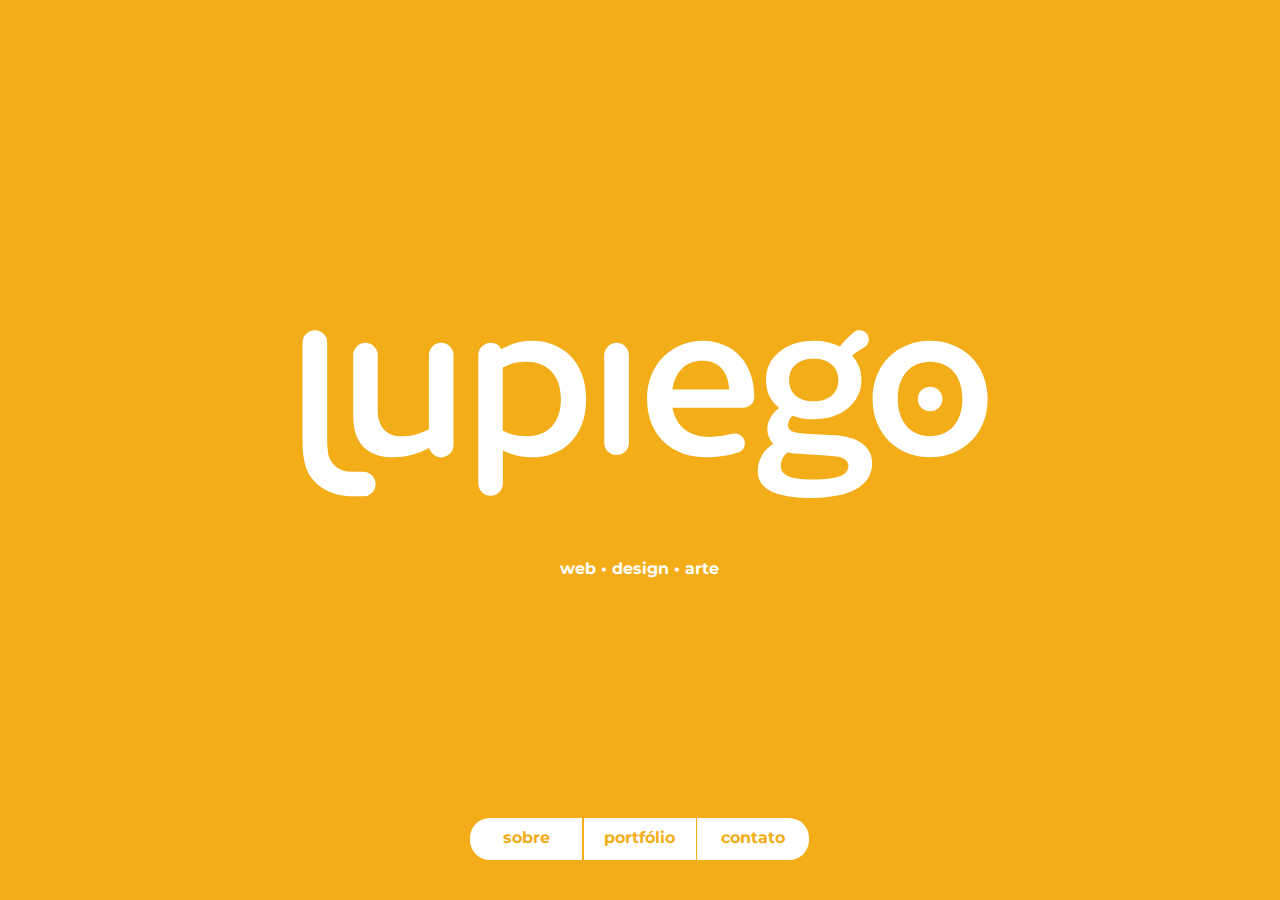
<file: index.html>
<!DOCTYPE html>
<html lang="pt-br">
<head>
    <meta charset="UTF-8">
    <meta name="viewport" content="width=device-width, initial-scale=1.0">
    <meta name="description" content="Olá! Meu nome é Matheus Lufiego e sou Web Designer, Ilustrador e Designer Gráfico.">
    <meta name="author" content="Matheus Lufiego">
    <meta name="keywords" content="web design, ui design, ux design, design, design gráfico, frontend, ilustrador, curitiba, joinville,">
    <meta http-equiv="X-UA-Compatible" content="ie=edge">
    <link rel="stylesheet" href="css/main.css">
    <title>Lupiego</title>
    <link rel="shortcut icon" type="image/png" href="images/favicon.png">
</head>
<body bgcolor="#F2AD19">

    <div class="grid-container">
    <div class="header grid-item-1">
        
    </div>

    <div class="section grid-item-2">
        <a href="portfolio.html" class="logo"><img src="images/logo.svg" class="logo1" id="open-logo" alt="Lupiego Logo"></a>
        <p id="quem">web • design • arte</p>
    </div>
        

    <div class="social grid-item-3">
            <a href="about.html" target="_self">
                <span class="port1">
                    <p>sobre</p>
                </span>
            </a>
            <a href="portfolio.html" target="_self">
                <span class="port2">
                    <p>portfólio</p>
                </span>
            </a>
            <a href="contact.html" target="_self">
                <span class="port3">
                    <p>contato</p>
                </span>
            </a>
        </div>
    </div>
</div>



</body>
</html>

<!-- TODO: add the links to the #s. E animar a saída do menu. Update the meta keywords>
</file>
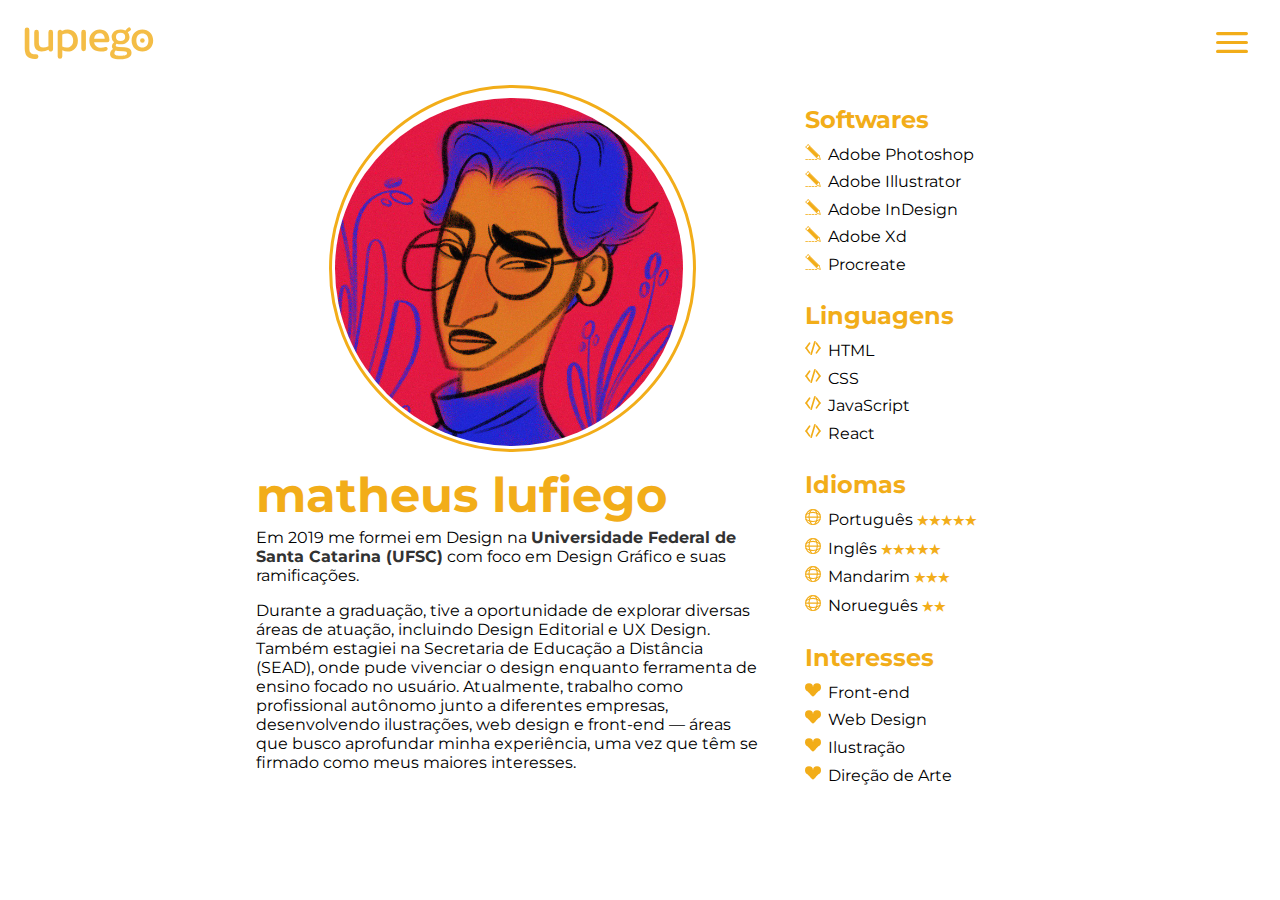
<file: about.html>
<!DOCTYPE html>
<html lang="pt-br">
<head>
    <meta charset="UTF-8">
    <meta name="viewport" content="width=device-width, initial-scale=1.0">
    <meta http-equiv="X-UA-Compatible" content="ie=edge">
    <link rel="stylesheet" href="css/about.css">
    <title>Sobre - Lupiego</title>
    <link rel="shortcut icon" type="image/png" href="images/favicon.png"> 
</head>
<body bgcolor="white">

    <nav id="overlay" style="font-family: Montserrat;">
        <img src="images/close.svg" class="close-btn" id="close-menu">
        <ul>
            <li>
                <a href="index.html">home</a>
            </li>
            <li>
                <a href="about.html">sobre</a>
            </li>
            <li>
                <a href="portfolio.html">portfólio</a>
            </li>
            <li>
                <a href="contact.html">contato</a>
            </li>
        </ul>
    </nav>

    <div class="grid-container">
    <div class="header grid-item-1">
        <a href="index.html" class="logo2"><img src="images/logo2.svg" class="logo2" id="open-logo" alt="Lupiego Logo"></a>
        <img src="images/menu2.svg" class="menu-btn" id="open-menu">
    </div>

    <div class="section grid-item-2">
        <img src="images/icon_eu.jpg" alt="Lupiego Profile Picture" class="profile">
    </div>
        

    <div class="third grid-item-3">
        <h1>matheus lufiego</h1>
        <p>Em 2019 me formei em Design na <b>Universidade Federal de Santa Catarina (UFSC)</b> com foco em Design Gráfico e suas ramificações.</p>
        <p>Durante a graduação, tive a oportunidade de explorar diversas áreas de atuação, incluindo Design Editorial e UX Design. Também estagiei na Secretaria de Educação a Distância (SEAD), onde pude vivenciar o design enquanto ferramenta de ensino focado no usuário. Atualmente, trabalho como profissional autônomo junto a diferentes empresas, desenvolvendo ilustrações, web design e front-end — áreas que busco aprofundar minha experiência, uma vez que têm se firmado como meus maiores interesses.</p>
        

    
    </div>

        <div class="topics grid-item-4">
            
                <h2>Softwares</h2>
                <span><img src="images/pencil.svg" class="pencil"></span>
                <p class="love">Adobe Photoshop</p><br>
                <span><img src="images/pencil.svg" class="pencil"></span>
                <p class="love">Adobe Illustrator</p><br>
                <span><img src="images/pencil.svg" class="pencil"></span>
                <p class="love">Adobe InDesign</p><br>
                <span><img src="images/pencil.svg" class="pencil"></span>
                <p class="love">Adobe Xd</p><br>
                <span><img src="images/pencil.svg" class="pencil"></span>
                <p class="love">Procreate</p>
            
                <h2>Linguagens</h2>
                <span><img src="images/code.svg" class="heart"></span>
                <p class="love">HTML</p><br>
                <span><img src="images/code.svg" class="heart"></span>
                <p class="love">CSS</p><br>
                <span><img src="images/code.svg" class="heart"></span>
                <p class="love">JavaScript</p><br>
                <span><img src="images/code.svg" class="heart"></span>
                <p class="love">React</p>

                <h2>Idiomas</h2>
                <span><img src="images/lingo.svg" class="heart"></span>
                <p class="love">Português <strong>&#9733&#9733&#9733&#9733&#9733</strong></p><br>
                <span><img src="images/lingo.svg" class="heart"></span>
                <p class="love">Inglês <strong>&#9733&#9733&#9733&#9733&#9733</strong></p><br>
                <span><img src="images/lingo.svg" class="heart"></span>
                <p class="love">Mandarim <strong>&#9733&#9733&#9733</strong></p><br>
                <span><img src="images/lingo.svg" class="heart"></span>
                <p class="love">Norueguês <strong>&#9733&#9733</strong></p>
            
                <h2>Interesses</h2>
                <span><img src="images/heart.svg" class="heart"></span>
                <p class="love">Front-end</p><br>
                <span><img src="images/heart.svg" class="heart"></span>
                <p class="love">Web Design</p><br>
                <span><img src="images/heart.svg" class="heart"></span>
                <p class="love">Ilustração</p><br>
                <span><img src="images/heart.svg" class="heart"></span>
                <p class="love">Direção de Arte</p>
            
    </div>

    <script>
    
        var overlay = document.getElementById('overlay');  
        var closeMenu = document.getElementById('close-menu');

        document.getElementById('open-menu').addEventListener('click', function () {
            overlay.classList.add('show-menu');
        })

        document.getElementById('close-menu').addEventListener('click', function () {
            overlay.classList.remove('show-menu');
        })

    </script>

</body>
</html>
</file>
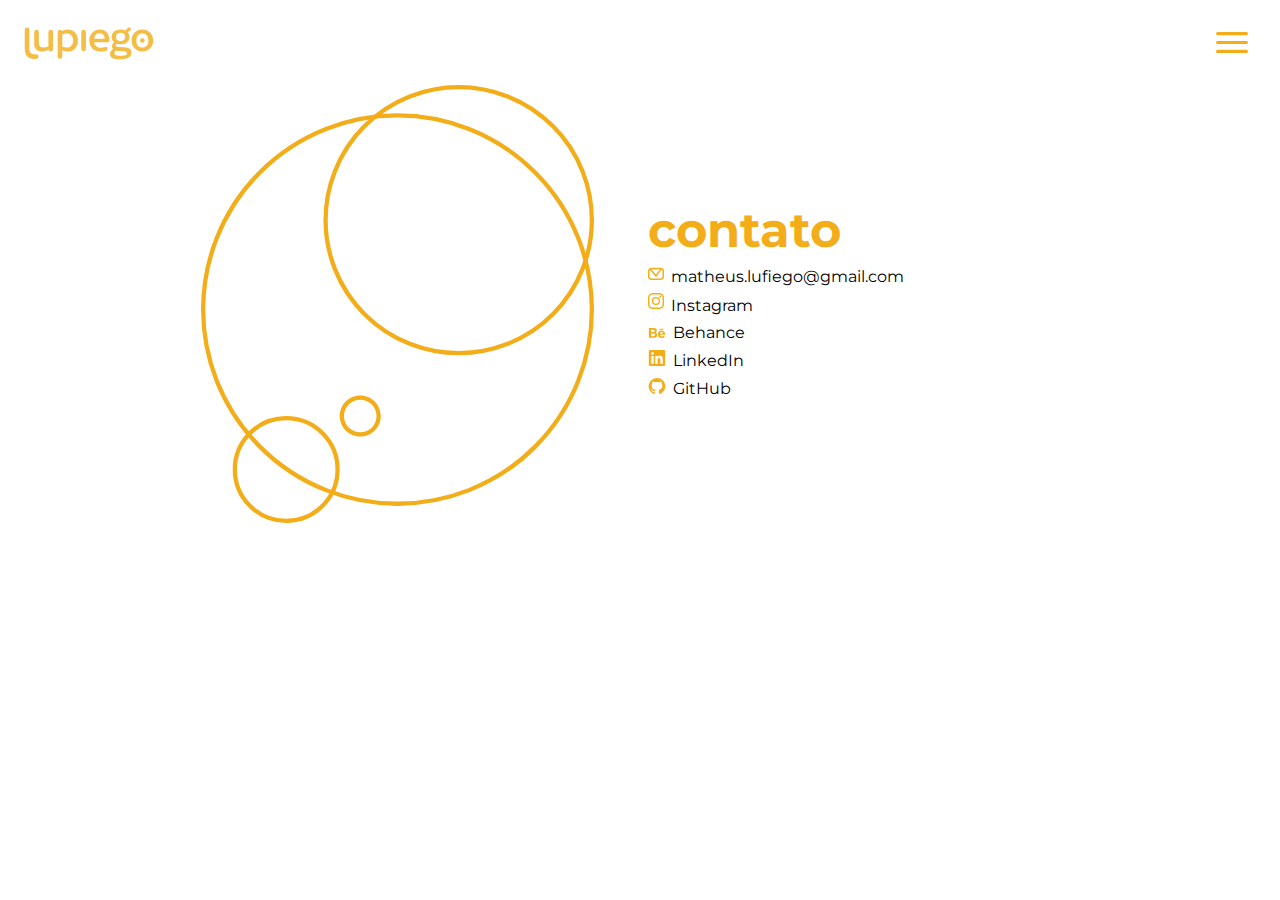
<file: contact.html>
<!DOCTYPE html>
<html lang="pt-br">
<head>
    <meta charset="UTF-8">
    <meta name="viewport" content="width=device-width, initial-scale=1.0">
    <meta http-equiv="X-UA-Compatible" content="ie=edge">
    <link rel="stylesheet" href="css/contact.css">
    <title>Contato - Lupiego</title>
    <link rel="shortcut icon" type="image/png" href="images/favicon.png"> 
</head>
<body bgcolor="white">

    <nav id="overlay" style="font-family: Montserrat;">
        <img src="images/close.svg" class="close-btn" id="close-menu">
        <ul>
            <li>
                <a href="index.html">home</a>
            </li>
            <li>
                <a href="about.html">sobre</a>
            </li>
            <li>
                <a href="portfolio.html">portfólio</a>
            </li>
            <li>
                <a href="contact.html">contato</a>
            </li>
        </ul>
    </nav>

    <div class="grid-container">
    <div class="header grid-item-1">
        <a href="index.html" class="logo2"><img src="images/logo2.svg" class="logo2" id="open-logo" alt="Lupiego Logo"></a>
        <img src="images/menu2.svg" class="menu-btn" id="open-menu">
    </div>

    <div class="section grid-item-2">
        <img src="images/contactcircle.svg" alt=" " class="profile">
    </div>
        

    <div class="third grid-item-3">
        <h1>contato</h1>
        <a href="mailto:matheus.lufiego@gmail.com"><img src="images/mail.svg" class="pencil"></a>
        <a href="mailto:matheus.lufiego@gmail.com" target="_blank" class="love">matheus.lufiego@gmail.com</a><br>
        <a href="https://www.instagram.com/lupiego" target="_blank"><img src="images/instacontato.svg" class="pencil"></a>
        <a href="https://www.instagram.com/lupiego" target="_blank" class="love">Instagram</a><br>
        <a href="https://www.behance.net/lupiego" target="_blank"><img src="images/be.svg" class="insta"></a>
        <a href="https://www.behance.net/lupiego" target="_blank" class="love">Behance</a><br>
        <a href="https://www.linkedin.com/in/matheus-lufiego-da-luz/" target="_blank"><img src="images/linkedin.svg" class="insta"></a>
        <a href="https://www.linkedin.com/in/matheus-lufiego-da-luz/" target="_blank" class="love">LinkedIn</a><br>
        <a href="https://github.com/lupiego" target="_blank"><img src="images/github.svg" class="insta"></a>
        <a href="https://github.com/lupiego" target="_blank" class="love">GitHub</a>

    </div>

    <script>
    
        var overlay = document.getElementById('overlay');  
        var closeMenu = document.getElementById('close-menu');

        document.getElementById('open-menu').addEventListener('click', function () {
            overlay.classList.add('show-menu');
        })

        document.getElementById('close-menu').addEventListener('click', function () {
            overlay.classList.remove('show-menu');
        })

    </script>

</body>
</html>
</file>
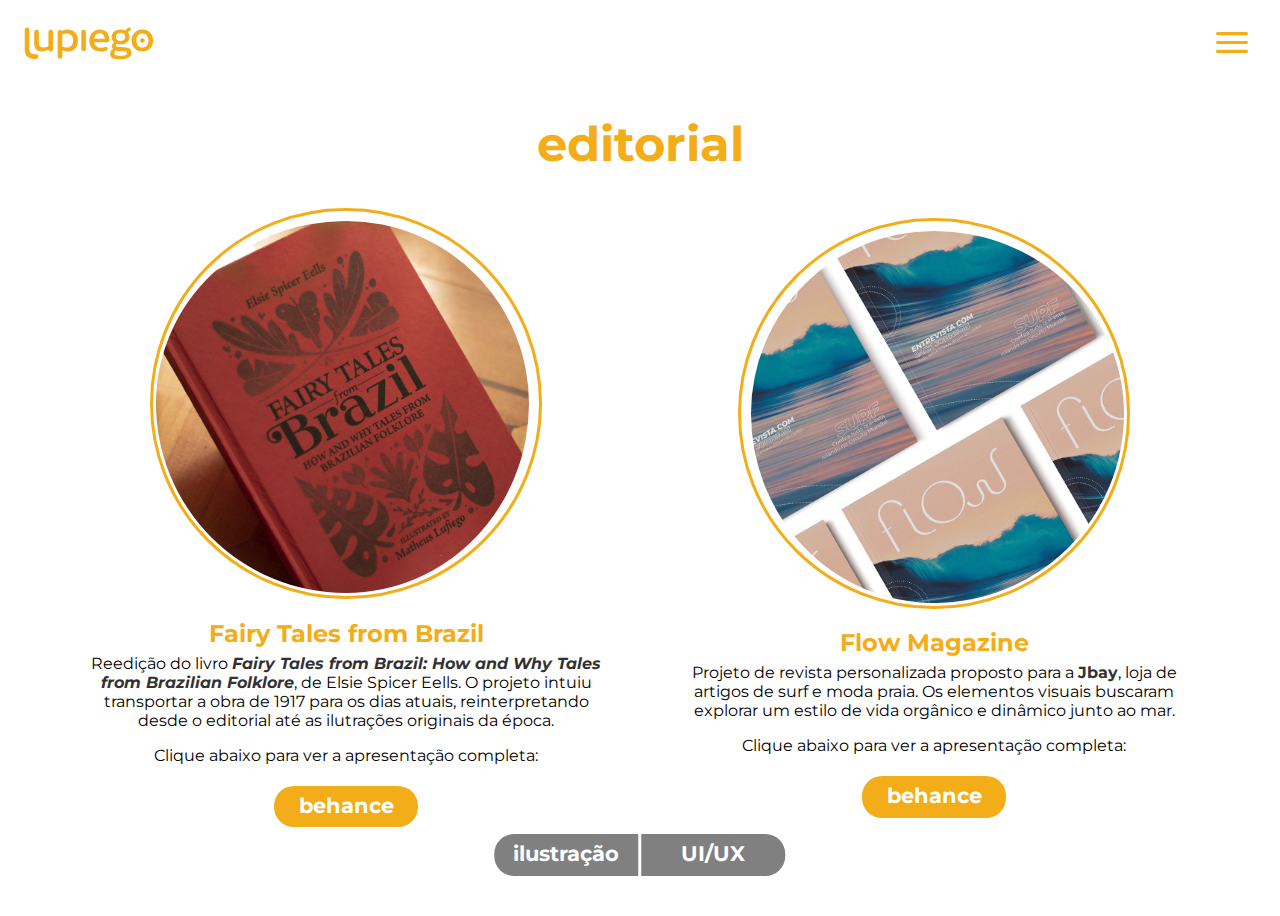
<file: editorial.html>
<!DOCTYPE html>
<html lang="pt-br">
<head>
    <meta charset="UTF-8">
    <meta name="viewport" content="width=device-width, initial-scale=1.0">
    <meta http-equiv="X-UA-Compatible" content="ie=edge">
    <script src="https://ajax.googleapis.com/ajax/libs/jquery/3.4.1/jquery.min.js"></script>
    <link rel="stylesheet" href="css/editorial.css">
    <title>Editorial - Lupiego</title>
    <link rel="shortcut icon" type="image/png" href="images/favicon.png"> 
</head>
<body bgcolor="white">

    <nav id="overlay" style="font-family: Montserrat;">
        <img src="images/close.svg" class="close-btn" id="close-menu">
        <ul>
            <li>
                <a href="index.html">home</a>
            </li>
            <li>
                <a href="about.html">sobre</a>
            </li>
            <li>
                <a href="portfolio.html">portfólio</a>
            </li>
            <li>
                <a href="contact.html">contato</a>
            </li>
        </ul>
    </nav>

    <div class="grid-container">
    <div class="header grid-item-1">
        <a href="index.html" class="logo2"><img src="images/logo2.svg" class="logo2" id="open-logo" alt="Lupiego Logo"></a>
        <img src="images/menu2.svg" class="menu-btn" id="open-menu">
    </div>

    <div class="titulo grid-item-2">
        <h1>editorial</h1>
    </div>
    
    <div class="fairytale grid-item-3">
        <a href="https://www.behance.net/gallery/91917551/Fairy-Tales-from-Brazil" target="_blank">
            <img src="images/fairytales.jpg" class="fairy" alt="Fairy Tales from Brazil Cover Picture">
        </a>
        <h2>Fairy Tales from Brazil</h2>
        <p>Reedição do livro <b><i>Fairy Tales from Brazil: How and Why Tales from Brazilian Folklore</i></b>, de Elsie Spicer Eells. O projeto intuiu transportar a obra de 1917 para os dias atuais, reinterpretando desde o editorial até as ilutrações originais da época.</p>
        <p>Clique abaixo para ver a apresentação completa:</p>

        <a href="https://www.behance.net/gallery/91917551/Fairy-Tales-from-Brazil" target="_blank">
        <span class="behance">
            <p  class="beBtn">behance</p>
        </span>
        </a>
    </div>
        

    <div class="flow grid-item-4">
        <a href="https://www.behance.net/gallery/67238881/Flow" target="_blank">
            <img src="images/flow.jpg" class="flowonda" alt="Flow Magazine Cover Picture">
        </a>
        <h2>Flow Magazine</h2>
        <p>Projeto de revista personalizada proposto para a <b>Jbay</b>, loja de artigos de surf e moda praia. Os elementos visuais buscaram explorar um estilo de vida orgânico e dinâmico junto ao mar.</p>
        <p>Clique abaixo para ver a apresentação completa:</p>

        <a href="https://www.behance.net/gallery/67238881/Flow" target="_blank">
        <span class="behance">
            <p  class="beBtn">behance</p>
        </span>
        </a>
    </div>

    <div class="port grid-item-5">
        <a href="ilustra.html" target="_self">
            <span class="port1">
                <p  class="beBtn">ilustração</p>
            </span>
        </a>
        <a href="uiux.html" target="_self">
            <span class="port2">
                <p  class="beBtn">UI/UX</p>
            </span>
        </a>
    </div>


    <script>

        var overlay = document.getElementById('overlay');  
        var closeMenu = document.getElementById('close-menu');

        document.getElementById('open-menu').addEventListener('click', function () {
            overlay.classList.add('show-menu');
        })

        document.getElementById('close-menu').addEventListener('click', function () {
            overlay.classList.remove('show-menu');
        })

    </script>

</body>
</html>
</file>
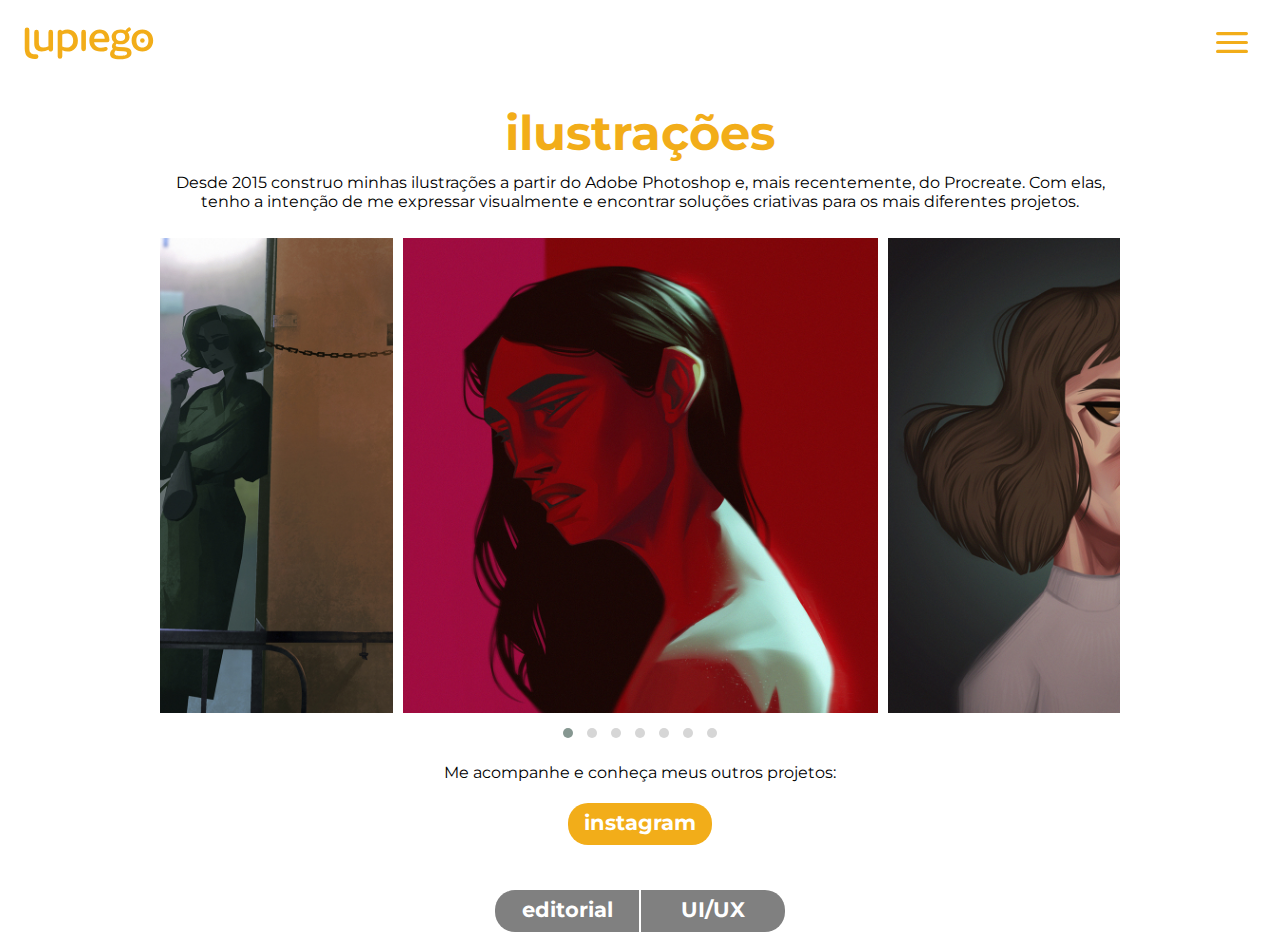
<file: ilustra.html>
<!DOCTYPE html>
<html lang="pt-br">
<head>
    <meta charset="UTF-8">
    <meta name="viewport" content="width=device-width, initial-scale=1.0">
    <meta http-equiv="X-UA-Compatible" content="ie=edge">
    <script src="https://ajax.googleapis.com/ajax/libs/jquery/3.4.1/jquery.min.js"></script>
    <link rel="stylesheet" href="lib/owlCarousel/dist/assets/owl.carousel.min.css">
    <link rel="stylesheet" href="lib/owlCarousel/dist/assets/owl.theme.default.min.css">
    <link rel="stylesheet" href="css/ilustra.css">
    <title>Ilustração - Lupiego</title>
    <link rel="shortcut icon" type="image/png" href="images/favicon.png"> 
</head>
<body bgcolor="white">

    <nav id="overlay" style="font-family: Montserrat;">
        <img src="images/close.svg" class="close-btn" id="close-menu">
        <ul>
            <li>
                <a href="index.html">home</a>
            </li>
            <li>
                <a href="about.html">sobre</a>
            </li>
            <li>
                <a href="portfolio.html">portfólio</a>
            </li>
            <li>
                <a href="contact.html">contato</a>
            </li>
        </ul>
    </nav>

    <div class="grid-container">
    <div class="header grid-item-1">
        <a href="index.html" class="logo2"><img src="images/logo2.svg" class="logo2" id="open-logo" alt="Lupiego Logo"></a>
        <img src="images/menu2.svg" class="menu-btn" id="open-menu">
    </div>
    
    <div class="instag grid-item-2">
        <h1>ilustrações</h1>
        <p>Desde 2015 construo minhas ilustrações a partir do Adobe Photoshop e, mais recentemente, do Procreate. Com elas, tenho a intenção de me expressar visualmente e encontrar soluções criativas para os mais diferentes projetos.</p>
        
    </div>

    <div class="nove grid-item-3">
        
        <div class="owl-carousel owl-theme" id="owlCar">
            <div class="item">
                <img src="images/ilustra1.jpg">
            </div>
            <div class="item">
                <img src="images/ilustra2.jpg">
            </div>
            <div class="item">
                <img src="images/ilustra3.jpg">
            </div>
            <div class="item">
                <img src="images/ilustra4.jpg">
            </div>
            <div class="item">
                <img src="images/ilustra5.jpg">
            </div>
            <div class="item">
                <img src="images/ilustra6.jpg">
            </div>
            <div class="item">
                <img src="images/ilustra7.jpg">
            </div>
        </div>
        
    </div>

    <div class="instadois grid-item-4">
        <p>Me acompanhe e conheça meus outros projetos:</p>
        <a href="https://www.instagram.com/lupiego/" target="_blank">
            <span class="instagram">
                <p  class="instaBtn">instagram</p>
            </span>
        </a>
    </div>

    <div class="port grid-item-7">
        <a href="editorial.html" target="_self">
            <span class="port1">
                <p  class="beBtn">editorial</p>
            </span>
        </a>
        <a href="uiux.html" target="_self">
            <span class="port2">
                <p  class="beBtn">UI/UX</p>
            </span>
        </a>
    </div>

    <script src="lib/owlCarousel/dist/owl.carousel.min.js"></script>
    <script type="text/javascript">

        $(document).ready(function(){
            $(".owl-carousel").owlCarousel({
                loop: true,
                margin: 10,
                center: true,
                maxWidth: true,
                responsiveClass: true,
                responsive:{
                    0:{
                        items: 1,
                        nav: false
                    },
                    600:{
                        items: 2,
                        nav: false,
                        loop: true,
                        autoplay: true,
                        autoplayTimeout: 2000
                    },
                    1000:{
                        items: 2,
                        nav: false,
                        loop: true,
                        autoplay: true,
                        autoplayTimeout: 4000,
                        autoplayHoverPause: true
                    },
                    2000:{
                        items: 3,
                        nav: false,
                        loop: true,
                        autoplay: true,
                        autoplayTimeout: 4000,
                        autoplayHoverPause: true
                    }
                }
            });

        });
    
    </script>
    <script>
        var overlay = document.getElementById('overlay');  
        var closeMenu = document.getElementById('close-menu');

        document.getElementById('open-menu').addEventListener('click', function () {
            overlay.classList.add('show-menu');
        })

        document.getElementById('close-menu').addEventListener('click', function () {
            overlay.classList.remove('show-menu');
        })

    </script>

</body>
</html>
</file>
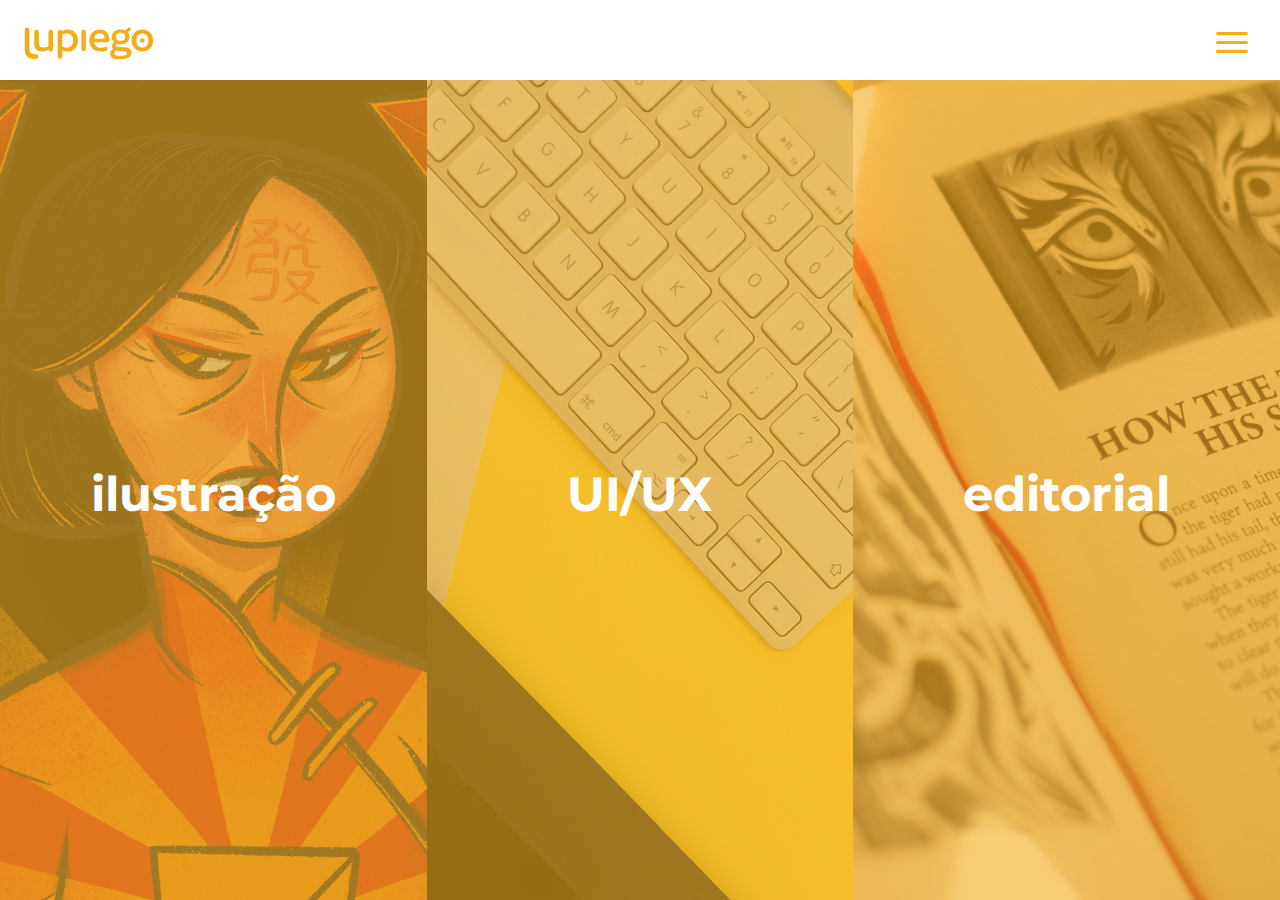
<file: portfolio.html>
<!DOCTYPE html>
<html lang="pt-br">
<head>
    <meta charset="UTF-8">
    <meta name="viewport" content="width=device-width, initial-scale=1.0">
    <meta http-equiv="X-UA-Compatible" content="ie=edge">
    <script src="https://ajax.googleapis.com/ajax/libs/jquery/3.4.1/jquery.min.js"></script>
    <link rel="stylesheet" href="css/portfolio.css">
    <title>Portfólio - Lupiego</title>
    <link rel="shortcut icon" type="image/png" href="images/favicon.png"> 
</head>
<body bgcolor="white">

    <nav id="overlay" style="font-family: Montserrat;">
        <img src="images/close.svg" class="close-btn" id="close-menu">
        <ul>
            <li>
                <a href="index.html">home</a>
            </li>
            <li>
                <a href="about.html">sobre</a>
            </li>
            <li>
                <a href="portfolio.html">portfólio</a>
            </li>
            <li>
                <a href="contact.html">contato</a>
            </li>
        </ul>
    </nav>

    <div class="grid-container">
    <div class="header grid-item-1">
        <a href="index.html" class="logo2"><img src="images/logo2.svg" class="logo2" id="open-logo" alt="Lupiego Logo"></a>
        <img src="images/menu2.svg" class="menu-btn" id="open-menu">
    </div>
    
    <div class="draw grid-item-2">
        <div class="overlay">
            <p class="title"><a href="ilustra.html"  class="link">ilustração</a></p>
        </div>
    </div>
        

    <div class="uiux grid-item-3">
        <div class="overlay2">
            <p class="title"><a href="uiux.html" class="link">UI/UX</a></p>
        </div>
    </div>

    <div class="edito grid-item-4">
        <div class="overlay3">
            <p class="title"><a href="editorial.html" class="link">editorial</a></p>
        </div>
    </div>

    <script>
    $(document).ready(function(){

        $('.overlay').click(function(){
            window.location = $(this).find("a").attr("href");
        });
        $('.overlay2').click(function(){
            window.location = $(this).find("a").attr("href");
        });
        $('.overlay3').click(function(){
            window.location = $(this).find("a").attr("href");
        });

    });


        var overlay = document.getElementById('overlay');  
        var closeMenu = document.getElementById('close-menu');

        document.getElementById('open-menu').addEventListener('click', function () {
            overlay.classList.add('show-menu');
        })

        document.getElementById('close-menu').addEventListener('click', function () {
            overlay.classList.remove('show-menu');
        })

    </script>

</body>
</html>
</file>
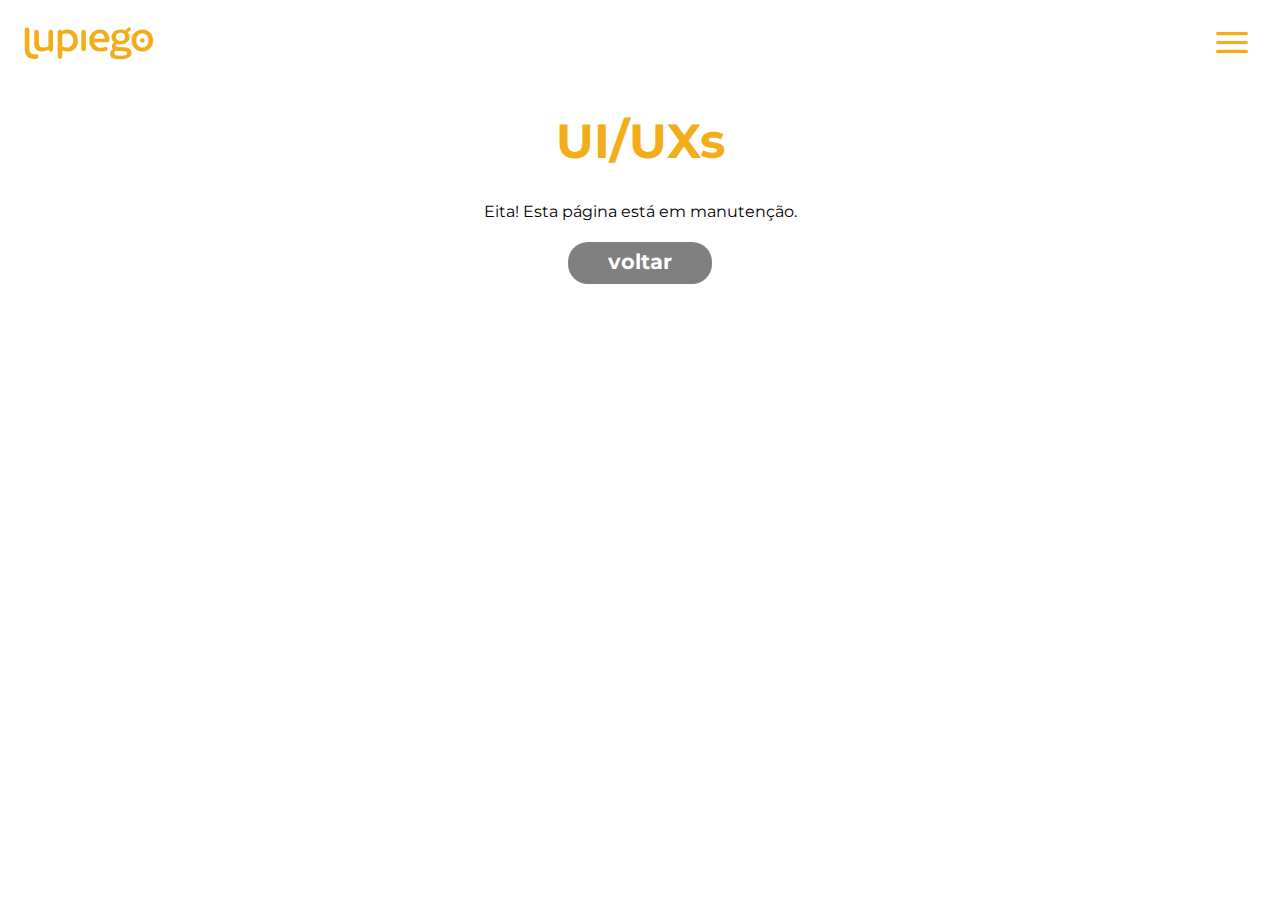
<file: uiux.html>
<!DOCTYPE html>
<html lang="pt-br">
<head>
    <meta charset="UTF-8">
    <meta name="viewport" content="width=device-width, initial-scale=1.0">
    <meta http-equiv="X-UA-Compatible" content="ie=edge">
    <script src="https://ajax.googleapis.com/ajax/libs/jquery/3.4.1/jquery.min.js"></script>
    <link rel="stylesheet" href="css/uiux.css">
    <title>UI/UX - Lupiego</title>
    <link rel="shortcut icon" type="image/png" href="images/favicon.png"> 
</head>
<body bgcolor="white">

    <nav id="overlay" style="font-family: Montserrat;">
        <img src="images/close.svg" class="close-btn" id="close-menu">
        <ul>
            <li>
                <a href="index.html">home</a>
            </li>
            <li>
                <a href="about.html">sobre</a>
            </li>
            <li>
                <a href="portfolio.html">portfólio</a>
            </li>
            <li>
                <a href="contact.html">contato</a>
            </li>
        </ul>
    </nav>

    <div class="grid-container">
    <div class="header grid-item-1">
        <a href="index.html" class="logo2"><img src="images/logo2.svg" class="logo2" id="open-logo" alt="Lupiego Logo"></a>
        <img src="images/menu2.svg" class="menu-btn" id="open-menu">
    </div>
    
    <div class="instag grid-item-2">
        <h1>UI/UXs</h1>
        <p>Eita! Esta página está em manutenção.</p>
        <a href="portfolio.html" target="_self">
            <span class="instagram">
                <p  class="instaBtn">voltar</p>
            </span>
        </a>
    </div>



    <script>
        var overlay = document.getElementById('overlay');  
        var closeMenu = document.getElementById('close-menu');

        document.getElementById('open-menu').addEventListener('click', function () {
            overlay.classList.add('show-menu');
        })

        document.getElementById('close-menu').addEventListener('click', function () {
            overlay.classList.remove('show-menu');
        })

    </script>

</body>
</html>
</file>
<file: css/main.css>
@import url("https://fonts.googleapis.com/css?family=Montserrat:400,700&display=swap");
body {
  margin: 0;
  padding: 0;
  font-family: 'Montserrat';
}

body .grid-container {
  display: -ms-grid;
  display: grid;
  grid-row-gap: none;
  -ms-grid-rows: 1fr 15fr 1fr;
      grid-template-rows: 1fr 15fr 1fr;
  -ms-grid-columns: 1fr 1fr 1fr;
      grid-template-columns: 1fr 1fr 1fr;
      grid-template-areas: "header header header" "section section section" "social social social";
  -ms-flex-line-pack: stretch;
      align-content: stretch;
  height: 100vh;
}

body .grid-item-1 {
  -ms-grid-row: 1;
  -ms-grid-column: 1;
  -ms-grid-column-span: 3;
  grid-area: header;
  -webkit-box-pack: right;
      -ms-flex-pack: right;
          justify-content: right;
  margin-top: 0rem;
}

body .grid-item-2 {
  -ms-grid-row: 2;
  -ms-grid-column: 1;
  -ms-grid-column-span: 3;
  grid-area: section;
  -ms-flex-item-align: center;
      -ms-grid-row-align: center;
      align-self: center;
  -ms-grid-column-align: center;
      justify-self: center;
}

body .logo1 {
  width: 60vw;
  -webkit-transition: opacity 1s ease-in-out;
  transition: opacity 1s ease-in-out;
  opacity: 1;
}

body .logo1:hover {
  -webkit-transition: opacity 1s ease-in-out;
  transition: opacity 1s ease-in-out;
  opacity: 0.8;
}

body .grid-item-3 {
  -ms-grid-row: 3;
  -ms-grid-column: 1;
  -ms-grid-column-span: 3;
  grid-area: social;
  -ms-grid-column-align: center;
      justify-self: center;
  display: -ms-grid;
  display: grid;
  grid-column-gap: 1.5px;
  grid-auto-columns: 1fr 1fr 1fr;
  margin: auto auto 2.5em auto;
      grid-template-areas: "port1 port2 port3";
  align-self: baseline;
}

body a {
  text-decoration: none;
}

body .port1 {
  display: block;
  width: 7em;
  height: 2.6em;
  background-color: white;
  border-top-left-radius: 20px;
  border-bottom-left-radius: 20px;
  cursor: pointer;
  text-align: center;
  line-height: 40px;
  text-decoration: none;
  margin: 0;
}

body .port2 {
  display: block;
  width: 7em;
  height: 2.6em;
  background-color: white;
  cursor: pointer;
  text-align: center;
  line-height: 40px;
  text-decoration: none;
  margin: 0;
}

body .port1:hover {
  background-color: grey;
  -webkit-transition: .25s;
  transition: .25s;
}

body .port2:hover {
  background-color: grey;
  -webkit-transition: .25s;
  transition: .25s;
}

body .port3 {
  display: block;
  width: 7em;
  height: 2.6em;
  background-color: white;
  border-top-right-radius: 20px;
  border-bottom-right-radius: 20px;
  cursor: pointer;
  text-align: center;
  line-height: 40px;
  text-decoration: none;
  margin: 0;
}

body .port3:hover {
  background-color: grey;
  -webkit-transition: .25s;
  transition: .25s;
}

body p {
  font-weight: bold;
  font-size: 1em;
  color: #F2AD19;
  cursor: pointer;
}

body p:hover {
  color: white;
  -webkit-transition: .25s;
  transition: .25s;
}

body #quem {
  color: white;
  text-align: center;
}
/*# sourceMappingURL=main.css.map */
</file>
<file: css/about.css>
@import url("https://fonts.googleapis.com/css?family=Montserrat:400,700&display=swap");
body {
  margin: 0 0 1em 0;
  padding: 0;
  font-family: 'Montserrat';
  /*
@keyframes mmfadeOut {
    from {
        opacity: 1;
    }
    to {
        opacity: 0;
    }
}
*/
}

body .grid-container {
  display: -ms-grid;
  display: grid;
  grid-row-gap: none;
  -ms-grid-rows: auto;
      grid-template-rows: auto;
      grid-template-areas: "header" "section" "third" "topics";
  -ms-flex-line-pack: stretch;
      align-content: stretch;
}

body .grid-item-1 {
  -ms-grid-row: 1;
  -ms-grid-column: 1;
  grid-area: header;
  -webkit-box-pack: right;
      -ms-flex-pack: right;
          justify-content: right;
  margin-top: 0rem;
}

body .menu-btn {
  padding: 2em;
  width: 2rem;
  float: right;
  cursor: pointer;
}

body .logo2 {
  width: 9em;
  padding-top: .45em;
  padding-left: .5em;
  float: left;
  -webkit-transition: opacity 1s ease-in-out;
  transition: opacity 1s ease-in-out;
  opacity: 1;
}

body .grid-item-2 {
  -ms-grid-row: 2;
  -ms-grid-column: 1;
  grid-area: section;
  margin: 0 1.5em 0 1.5em;
  position: relative;
}

body .profile {
  width: 80%;
  display: block;
  margin: 0 auto .2em auto;
  padding: 10px 10px 3px 3px;
  border-radius: 50%;
  border: solid;
  border-width: 3px;
  border-color: #F2AD19;
}

body h1 {
  font-size: 3rem;
  color: #F2AD19;
  margin: .3em 0 -.15em 0;
  line-height: 1em;
}

body h2 {
  color: #F2AD19;
  margin-bottom: .4em;
}

body b {
  color: #323232;
}

body strong {
  color: #F2AD19;
  font-size: .8rem;
}

body .love {
  display: inline-block;
  margin-left: .2em;
  margin-top: auto;
  line-height: .1em;
}

body .heart {
  width: 1em;
  position: relative;
  height: 1em;
  z-index: -1;
  padding: 0;
  margin: 0;
}

body .pencil {
  width: 1em;
  position: relative;
  height: 1em;
  z-index: -1;
  padding: 0;
  margin: 0;
}

body .logo2:hover {
  -webkit-transition: opacity 1s ease-in-out;
  transition: opacity 1s ease-in-out;
  opacity: 0.8;
}

body .grid-item-3 {
  -ms-grid-row: 3;
  -ms-grid-column: 1;
  grid-area: third;
  margin: 0 1.5em 1em 1.5em;
  position: relative;
}

body .grid-item-4 {
  -ms-grid-row: 4;
  -ms-grid-column: 1;
  grid-area: topics;
  margin: 0 1.5em 1em 1.5em;
  position: relative;
}

body nav {
  font-size: bold;
  position: absolute;
  background: white;
  padding: 2em;
  width: calc(100% - 4em);
  height: 100%;
  display: none;
  opacity: 0;
}

body nav .close-btn {
  width: 1.5rem;
  float: right;
  cursor: pointer;
  opacity: 0;
}

body nav ul {
  margin: 10% auto 0 auto;
  padding: 0;
  display: -ms-grid;
  display: grid;
  width: 80%;
  -ms-grid-rows: (40%)[4];
      grid-template-rows: repeat(4, 40%);
  list-style-type: none;
}

body nav a {
  color: #F2AD19;
  font-weight: bold;
  font-size: 3em;
  cursor: pointer;
  padding: 2vh;
  text-decoration: none;
}

body nav li {
  opacity: 0;
}

@media only screen and (min-width: 600px) {
  body .grid-container {
    display: -ms-grid;
    display: grid;
    grid-row-gap: none;
    -ms-grid-rows: auto;
        grid-template-rows: auto;
    -ms-grid-columns: 1fr .5fr 1fr;
        grid-template-columns: 1fr .5fr 1fr;
    grid-column-gap: 1em;
        grid-template-areas: "header header header" "section section topics" "third third topics";
    -ms-flex-line-pack: stretch;
        align-content: stretch;
  }
  body .grid-container .grid-item-1 {
    -ms-grid-row: 1;
    -ms-grid-column: 1;
    -ms-grid-column-span: 3;
    grid-area: header;
    -ms-grid-column: 1;
    -ms-grid-column-span: 3;
    grid-column: 1 / span 3;
    -webkit-box-pack: right;
        -ms-flex-pack: right;
            justify-content: right;
    margin-top: 0rem;
  }
  body .grid-container .grid-item-2 {
    -ms-grid-row: 2;
    -ms-grid-column: 1;
    -ms-grid-column-span: 2;
    grid-area: section;
    -ms-grid-column: 1;
    -ms-grid-column-span: 2;
    grid-column: 1 / span 2;
    -ms-grid-row: 2;
    grid-row: 2;
    margin: 0 0 0 10vw;
    position: relative;
    -ms-grid-column-align: center;
        justify-self: center;
    -ms-flex-item-align: center;
        -ms-grid-row-align: center;
        align-self: center;
  }
  body .grid-container .profile {
    width: 80%;
    display: block;
    margin: 0 2em .2em auto;
    padding: 10px 10px 3px 3px;
    border-radius: 50%;
    border: solid;
    border-width: 3px;
    border-color: #F2AD19;
    -ms-flex-item-align: center;
        -ms-grid-row-align: center;
        align-self: center;
  }
  body .grid-container .grid-item-3 {
    -ms-grid-row: 3;
    -ms-grid-column: 1;
    -ms-grid-column-span: 2;
    grid-area: third;
    float: right;
    -ms-grid-column: 1;
    -ms-grid-column-span: 2;
    grid-column: 1 / span 2;
    -ms-grid-row: 3;
    grid-row: 3;
    margin: 1em 0 0 10vw;
    position: relative;
    -ms-grid-column-align: center;
        justify-self: center;
    -ms-flex-item-align: center;
        -ms-grid-row-align: center;
        align-self: center;
  }
  body .grid-container .grid-item-4 {
    -ms-grid-row: 2;
    -ms-grid-row-span: 2;
    -ms-grid-column: 3;
    grid-area: topics;
    -ms-grid-column: 3;
    grid-column: 3;
    -ms-grid-row: 2;
    -ms-grid-row-span: 3;
    grid-row: 2 / span 3;
    float: right;
    margin: 0 10vw 0 1.5em;
    position: relative;
  }
  body .grid-container h1 {
    margin: 0 0 -.15em 0;
  }
  body .grid-container .topics {
    display: block;
  }
}

@media only screen and (min-width: 600px) and (min-width: 1000px) {
  body .grid-container .grid-item-2 {
    margin: 0 0 0 20vw;
  }
  body .grid-container .grid-item-3 {
    margin: 1em 0 0 20vw;
  }
  body .grid-container .profile {
    max-width: 30vw;
    display: block;
    margin: 0 2em .2em auto;
    padding: 10px 10px 3px 3px;
    border-radius: 50%;
    border: solid;
    border-width: 3px;
    border-color: #F2AD19;
  }
}

@media only screen and (min-width: 600px) and (min-width: 1620px) {
  body .grid-container .grid-item-2 {
    margin: 0 0 0 25vw;
  }
  body .grid-container .grid-item-3 {
    margin: 1em 0 0 25vw;
  }
  body .grid-container .profile {
    max-width: 25vw;
    display: block;
    margin: 0 2em .2em auto;
    padding: 10px 10px 3px 3px;
    border-radius: 50%;
    border: solid;
    border-width: 3px;
    border-color: #F2AD19;
  }
}

body .show-menu {
  display: block;
  z-index: 3;
  -webkit-animation: slide-menu 1s ease-in forwards;
          animation: slide-menu 1s ease-in forwards;
}

body .show-menu .close-btn {
  -webkit-animation: show-x 1s 1s forwards;
          animation: show-x 1s 1s forwards;
}

body .show-menu li:nth-of-type(1) {
  -webkit-animation: menu-item-anim .8s forwards 1s ease-in-out;
          animation: menu-item-anim .8s forwards 1s ease-in-out;
}

body .show-menu li:nth-of-type(2) {
  -webkit-animation: menu-item-anim .8s forwards 1.2s ease-in-out;
          animation: menu-item-anim .8s forwards 1.2s ease-in-out;
}

body .show-menu li:nth-of-type(3) {
  -webkit-animation: menu-item-anim .8s forwards 1.4s ease-in-out;
          animation: menu-item-anim .8s forwards 1.4s ease-in-out;
}

body .show-menu li:nth-of-type(4) {
  -webkit-animation: menu-item-anim .8s forwards 1.6s ease-in-out;
          animation: menu-item-anim .8s forwards 1.6s ease-in-out;
}

@-webkit-keyframes slide-menu {
  from {
    opacity: 0;
  }
  to {
    opacity: 1;
  }
}

@keyframes slide-menu {
  from {
    opacity: 0;
  }
  to {
    opacity: 1;
  }
}

@-webkit-keyframes show-x {
  from {
    opacity: 0;
  }
  to {
    opacity: 1;
  }
}

@keyframes show-x {
  from {
    opacity: 0;
  }
  to {
    opacity: 1;
  }
}

@-webkit-keyframes menu-item-anim {
  from {
    -webkit-transform: translateX(-20%);
            transform: translateX(-20%);
    opacity: 0;
  }
  to {
    -webkit-transform: translateX(0);
            transform: translateX(0);
    opacity: 1;
  }
}

@keyframes menu-item-anim {
  from {
    -webkit-transform: translateX(-20%);
            transform: translateX(-20%);
    opacity: 0;
  }
  to {
    -webkit-transform: translateX(0);
            transform: translateX(0);
    opacity: 1;
  }
}
/*# sourceMappingURL=about.css.map */
</file>
<file: css/contact.css>
@import url("https://fonts.googleapis.com/css?family=Montserrat:400,700&display=swap");
body {
  margin: 0 0 1em 0;
  padding: 0;
  font-family: 'Montserrat';
}

body .grid-container {
  display: -ms-grid;
  display: grid;
  grid-row-gap: none;
  -ms-grid-rows: auto;
      grid-template-rows: auto;
      grid-template-areas: "header" "section" "third";
  -ms-flex-line-pack: stretch;
      align-content: stretch;
}

body .grid-item-1 {
  -ms-grid-row: 1;
  -ms-grid-column: 1;
  grid-area: header;
  -webkit-box-pack: right;
      -ms-flex-pack: right;
          justify-content: right;
  margin-top: 0rem;
}

body .menu-btn {
  padding: 2em;
  width: 2rem;
  float: right;
  cursor: pointer;
}

body .logo2 {
  width: 9em;
  padding-top: .45em;
  padding-left: .5em;
  float: left;
  -webkit-transition: opacity 1s ease-in-out;
  transition: opacity 1s ease-in-out;
  opacity: 1;
}

body .grid-item-2 {
  -ms-grid-row: 2;
  -ms-grid-column: 1;
  grid-area: section;
  margin: 0 1.5em 0 1.5em;
  position: relative;
}

body .profile {
  width: 80%;
  display: block;
  margin: 0 auto .2em auto;
}

body h1 {
  font-size: 3rem;
  color: #F2AD19;
  margin: .3em 0 .2em 0;
  line-height: 1em;
}

body h2 {
  color: #F2AD19;
  margin-bottom: .4em;
}

body .love {
  display: inline-block;
  margin-left: .2em;
  margin-bottom: .1em;
  margin-top: auto;
  padding-bottom: .9em;
  line-height: .1em;
  text-decoration: none;
  cursor: pointer;
  color: black;
}

body .love:hover {
  color: #F2AD19;
  font-size: bold;
}

body .pencil {
  width: 1em;
  position: relative;
  height: 1em;
  z-index: -1;
  padding: 0;
  margin: 0 0 .1em 0;
  cursor: pointer;
}

body .insta {
  width: 1.1em;
  position: relative;
  padding: .1em;
  height: 1em;
  z-index: -1;
  padding: 0;
  margin: 0;
  cursor: pointer;
}

body .logo2:hover {
  -webkit-transition: opacity 1s ease-in-out;
  transition: opacity 1s ease-in-out;
  opacity: 0.8;
}

body .grid-item-3 {
  -ms-grid-row: 3;
  -ms-grid-column: 1;
  grid-area: third;
  margin: 0 1.5em 0 1.5em;
  position: relative;
}

/*
    .grid-item-3 {
        grid-area: footer;
        align-self: baseline;
        margin-bottom: 0rem;
        padding-bottom: 2em;;
    }
*/
nav {
  font-size: bold;
  position: absolute;
  background: white;
  padding: 2em;
  width: calc(100% - 4em);
  height: 100%;
  display: none;
  opacity: 0;
}

nav .close-btn {
  width: 1.5rem;
  float: right;
  cursor: pointer;
  opacity: 0;
}

nav ul {
  margin: 10% auto 0 auto;
  padding: 0;
  display: -ms-grid;
  display: grid;
  width: 80%;
  -ms-grid-rows: (40%)[4];
      grid-template-rows: repeat(4, 40%);
  list-style-type: none;
}

nav a {
  color: #F2AD19;
  font-weight: bold;
  font-size: 3em;
  cursor: pointer;
  padding: 2vh;
  text-decoration: none;
}

nav li {
  opacity: 0;
}

@media only screen and (min-width: 600px) {
  .grid-container {
    display: -ms-grid;
    display: grid;
    grid-row-gap: none;
    -ms-grid-rows: auto;
        grid-template-rows: auto;
    -ms-grid-columns: (1fr)[2];
        grid-template-columns: repeat(2, 1fr);
    grid-column-gap: 1em;
        grid-template-areas: "header" "section third" "soft ling inter";
    -ms-flex-line-pack: stretch;
        align-content: stretch;
  }
  .grid-container .grid-item-1 {
    -ms-grid-row: 1;
    -ms-grid-column: 1;
    grid-area: header;
    -ms-grid-column: 1;
    -ms-grid-column-span: 2;
    grid-column: 1 / span 2;
    -webkit-box-pack: right;
        -ms-flex-pack: right;
            justify-content: right;
    margin-top: 0rem;
  }
  .grid-container .grid-item-2 {
    -ms-grid-row: 2;
    -ms-grid-column: 1;
    grid-area: section;
    -ms-grid-column: 1;
    grid-column: 1;
    -ms-grid-row: 2;
    grid-row: 2;
    margin: 0 0 0 10vw;
    position: relative;
    -ms-grid-column-align: center;
        justify-self: center;
    -ms-flex-item-align: center;
        -ms-grid-row-align: center;
        align-self: center;
  }
  .grid-container .profile {
    width: 80%;
    display: block;
    margin: 0 2em .2em auto;
  }
  .grid-container .grid-item-3 {
    -ms-grid-row: 2;
    -ms-grid-column: 2;
    grid-area: third;
    -ms-grid-column: 2;
    grid-column: 2;
    -ms-grid-row: 2;
    grid-row: 2;
    margin: 0 10vw 0 0;
    position: relative;
    -ms-grid-column-align: none;
        justify-self: none;
    -ms-flex-item-align: center;
        -ms-grid-row-align: center;
        align-self: center;
  }
  .grid-container h1 {
    margin: 0 0 .2em 0;
  }
  .grid-container .topics {
    display: block;
  }
}

@media only screen and (min-width: 600px) and (min-width: 1000px) {
  .profile {
    width: 50%;
    display: block;
    margin: 0 2em .2em auto;
  }
}

.show-menu {
  display: block;
  z-index: 3;
  -webkit-animation: slide-menu 1s ease-in forwards;
          animation: slide-menu 1s ease-in forwards;
  /*
    animation: mmfadeOut 1s ease-in forwards;
    */
}

.show-menu .close-btn {
  -webkit-animation: show-x 1s 1s forwards;
          animation: show-x 1s 1s forwards;
}

.show-menu li:nth-of-type(1) {
  -webkit-animation: menu-item-anim .8s forwards 1s ease-in-out;
          animation: menu-item-anim .8s forwards 1s ease-in-out;
}

.show-menu li:nth-of-type(2) {
  -webkit-animation: menu-item-anim .8s forwards 1.2s ease-in-out;
          animation: menu-item-anim .8s forwards 1.2s ease-in-out;
}

.show-menu li:nth-of-type(3) {
  -webkit-animation: menu-item-anim .8s forwards 1.4s ease-in-out;
          animation: menu-item-anim .8s forwards 1.4s ease-in-out;
}

.show-menu li:nth-of-type(4) {
  -webkit-animation: menu-item-anim .8s forwards 1.6s ease-in-out;
          animation: menu-item-anim .8s forwards 1.6s ease-in-out;
}

@-webkit-keyframes slide-menu {
  from {
    opacity: 0;
  }
  to {
    opacity: 1;
  }
}

@keyframes slide-menu {
  from {
    opacity: 0;
  }
  to {
    opacity: 1;
  }
}

@-webkit-keyframes show-x {
  from {
    opacity: 0;
  }
  to {
    opacity: 1;
  }
}

@keyframes show-x {
  from {
    opacity: 0;
  }
  to {
    opacity: 1;
  }
}

@-webkit-keyframes menu-item-anim {
  from {
    -webkit-transform: translateX(-20%);
            transform: translateX(-20%);
    opacity: 0;
  }
  to {
    -webkit-transform: translateX(0);
            transform: translateX(0);
    opacity: 1;
  }
}

@keyframes menu-item-anim {
  from {
    -webkit-transform: translateX(-20%);
            transform: translateX(-20%);
    opacity: 0;
  }
  to {
    -webkit-transform: translateX(0);
            transform: translateX(0);
    opacity: 1;
  }
}

/*
@keyframes mmfadeOut {
    from {
        opacity: 1;
    }
    to {
        opacity: 0;
    }
}
*/
/*# sourceMappingURL=contact.css.map */
</file>
<file: css/editorial.css>
@import url("https://fonts.googleapis.com/css?family=Montserrat:400,700&display=swap");
body {
  margin: 0 0 1em 0;
  padding: 0;
  font-family: 'Montserrat';
}

body .grid-container {
  display: -ms-grid;
  display: grid;
  grid-row-gap: none;
  -ms-grid-rows: 5em 8em (auto)[2] 8.5em;
      grid-template-rows: 5em 8em repeat(2, auto) 8.5em;
      grid-template-areas: "header" "titulo" "fairytale" "flow" "port";
  -ms-flex-line-pack: stretch;
      align-content: stretch;
  height: 100vh;
}

body .grid-item-1 {
  -ms-grid-row: 1;
  -ms-grid-column: 1;
  grid-area: header;
  -webkit-box-pack: right;
      -ms-flex-pack: right;
          justify-content: right;
  margin-top: 0em;
}

body .menu-btn {
  padding: 2em;
  width: 2rem;
  float: right;
  cursor: pointer;
}

body .logo2 {
  width: 9em;
  padding-top: .45em;
  padding-left: .5em;
  float: left;
  -webkit-transition: opacity 1s ease-in-out;
  transition: opacity 1s ease-in-out;
  opacity: 1;
}

body .title {
  font-size: 3rem;
  font-weight: bold;
  color: white;
  z-index: 3;
  position: relative;
  text-align: center;
  top: 35%;
  -webkit-transform: translateY(-65%);
          transform: translateY(-65%);
}

body .title:hover {
  font-size: 3.2em;
  -webkit-transition: .3s;
  transition: .3s;
}

body .link {
  text-decoration: none;
  color: white;
}

body .fairy {
  width: 70%;
  display: block;
  max-width: 650px;
  margin: 0 auto 0 auto;
  padding: 10px 10px 3px 3px;
  border-radius: 50%;
  border: solid;
  border-width: 3px;
  border-color: #F2AD19;
  cursor: pointer;
}

body .flowonda {
  width: 70%;
  max-width: 650px;
  display: block;
  margin: 0 auto 0 auto;
  padding: 10px 3px 3px 10px;
  border-radius: 50%;
  border: solid;
  border-width: 3px;
  border-color: #F2AD19;
  cursor: pointer;
}

body h2 {
  color: #F2AD19;
  padding: 0;
  margin: .8em 0 -.4em 0;
  text-align: center;
}

body p {
  text-align: center;
  margin-bottom: .7em;
  text-decoration: none;
}

body .behance {
  display: block;
  width: 9em;
  height: 2.6em;
  background-color: #f2ad19;
  border-radius: 20px;
  position: relative;
  cursor: pointer;
  left: 50%;
  -webkit-transform: translateX(-50%);
          transform: translateX(-50%);
  text-align: center;
  line-height: 40px;
  text-decoration: none;
}

body .beBtn {
  font-weight: bold;
  font-size: 1.3em;
  color: white;
  cursor: pointer;
}

body .behance:hover {
  background-color: #1769ff;
  -webkit-transition: .25s;
  transition: .25s;
}

body a {
  text-decoration: none;
}

body b {
  color: #323232;
}

body h1 {
  color: #F2AD19;
  font-size: 3rem;
  text-align: center;
}

body .grid-item-2 {
  -ms-grid-row: 2;
  -ms-grid-column: 1;
  grid-area: titulo;
  margin: auto;
  height: auto;
  width: auto;
}

body .grid-item-3 {
  -ms-grid-row: 3;
  -ms-grid-column: 1;
  grid-area: fairytale;
  margin: auto 1.5em 3em 1.5em;
  height: auto;
  width: auto;
}

body .grid-item-4 {
  -ms-grid-row: 4;
  -ms-grid-column: 1;
  grid-area: flow;
  margin: auto 1.5em 3em 1.5em;
  height: auto;
  width: auto;
}

body .grid-item-5 {
  display: -ms-grid;
  display: grid;
  grid-auto-columns: 1fr 1fr;
  grid-column-gap: 1.5px;
  margin: auto;
      grid-template-areas: "port1 port2";
  align-self: baseline;
}

body .port1 {
  display: block;
  width: 9em;
  height: 2.6em;
  background-color: grey;
  border-top-left-radius: 20px;
  border-bottom-left-radius: 20px;
  cursor: pointer;
  text-align: center;
  line-height: 40px;
  text-decoration: none;
  margin: 0;
}

body .port2 {
  display: block;
  width: 9em;
  height: 2.6em;
  background-color: grey;
  border-top-right-radius: 20px;
  border-bottom-right-radius: 20px;
  cursor: pointer;
  text-align: center;
  line-height: 40px;
  text-decoration: none;
  margin: 0;
}

body .port1:hover {
  background-color: #F2AD19;
  -webkit-transition: .25s;
  transition: .25s;
}

body .port2:hover {
  background-color: #F2AD19;
  -webkit-transition: .25s;
  transition: .25s;
}

nav {
  font-size: bold;
  position: absolute;
  background: white;
  padding: 2em;
  width: calc(100% - 4em);
  height: 100%;
  display: none;
  opacity: 0;
  z-index: 5;
}

nav .close-btn {
  width: 1.5rem;
  float: right;
  cursor: pointer;
  opacity: 0;
}

nav ul {
  margin: 10% auto 0 auto;
  padding: 0;
  display: -ms-grid;
  display: grid;
  width: 80%;
  -ms-grid-rows: (40%)[4];
      grid-template-rows: repeat(4, 40%);
  list-style-type: none;
}

nav a {
  color: #F2AD19;
  font-weight: bold;
  font-size: 3em;
  cursor: pointer;
  padding: 2vh;
  text-decoration: none;
}

nav li {
  opacity: 0;
}

@media only screen and (min-width: 600px) {
  .grid-container {
    display: -ms-grid;
    display: grid;
    grid-row-gap: none;
    grid-column-gap: 1.5em;
    -ms-grid-rows: 5em 8em 1fr 8em;
        grid-template-rows: 5em 8em 1fr 8em;
    -ms-grid-columns: 1fr 1fr;
        grid-template-columns: 1fr 1fr;
        grid-template-areas: "header header" "fairytale flow" "port port";
    -ms-flex-line-pack: stretch;
        align-content: stretch;
    height: 100vh;
  }
  .grid-container .grid-item-1 {
    -ms-grid-row: 1;
    grid-row: 1;
    -ms-grid-column: 1;
    -ms-grid-column-span: 2;
    grid-column: 1 / 3;
  }
  .grid-container .grid-item-2 {
    -ms-grid-row: 2;
    grid-row: 2;
    -ms-grid-column: 1;
    -ms-grid-column-span: 2;
    grid-column: 1 / 3;
    -ms-flex-line-pack: center;
        align-content: center;
    -webkit-box-pack: center;
        -ms-flex-pack: center;
            justify-content: center;
  }
  .grid-container .grid-item-3 {
    -ms-grid-row: 3;
    -ms-grid-row-span: 1;
    grid-row: 3 / 4;
    -ms-grid-column: 1;
    -ms-grid-column-span: 1;
    grid-column: 1 / 2;
    -webkit-box-align: center;
        -ms-flex-align: center;
            align-items: center;
    -webkit-box-pack: center;
        -ms-flex-pack: center;
            justify-content: center;
    padding: 0 1em 0 5em;
    margin: auto 0 auto 0;
    height: 1fr;
  }
  .grid-container .grid-item-4 {
    -ms-grid-row: 3;
    -ms-grid-row-span: 1;
    grid-row: 3 / 4;
    -ms-grid-column: 2;
    -ms-grid-column-span: 1;
    grid-column: 2 / 3;
    -webkit-box-align: center;
        -ms-flex-align: center;
            align-items: center;
    -webkit-box-pack: center;
        -ms-flex-pack: center;
            justify-content: center;
    padding: 0 5em 0 1em;
    margin: auto 0 auto 0;
    height: 1fr;
  }
  .grid-container .grid-item-5 {
    -ms-grid-row: 4;
    grid-row: 4;
    -ms-grid-column: 1;
    -ms-grid-column-span: 2;
    grid-column: 1 / 3;
  }
  .grid-container .port1 {
    margin: auto 1px auto auto;
  }
  .grid-container .port2 {
    margin: auto auto auto auto;
  }
}

@media only screen and (min-width: 600px) and (min-width: 1400px) {
  .grid-container .grid-item-3 {
    -ms-grid-row: 3;
    -ms-grid-row-span: 1;
    grid-row: 3 / 4;
    -ms-grid-column: 1;
    -ms-grid-column-span: 1;
    grid-column: 1 / 2;
    -webkit-box-align: center;
        -ms-flex-align: center;
            align-items: center;
    -webkit-box-pack: center;
        -ms-flex-pack: center;
            justify-content: center;
    padding: 0 1em 0 5em;
    margin: auto 2em auto 10vw;
    height: 1fr;
  }
  .grid-container .grid-item-4 {
    -ms-grid-row: 3;
    -ms-grid-row-span: 1;
    grid-row: 3 / 4;
    -ms-grid-column: 2;
    -ms-grid-column-span: 1;
    grid-column: 2 / 3;
    -webkit-box-align: center;
        -ms-flex-align: center;
            align-items: center;
    -webkit-box-pack: center;
        -ms-flex-pack: center;
            justify-content: center;
    padding: 0 5em 0 1em;
    margin: auto 10vw auto 2em;
    height: 1fr;
  }
}

@media only screen and (min-width: 600px) and (min-height: 860px) {
  .grid-container .grid-item-5 {
    -ms-flex-line-pack: center;
        align-content: center;
    -webkit-box-pack: center;
        -ms-flex-pack: center;
            justify-content: center;
    -ms-flex-item-align: baseline;
        align-self: baseline;
    position: absolute;
    bottom: 1.5em;
    left: 50%;
    -webkit-transform: translateX(-50%);
            transform: translateX(-50%);
  }
}

.show-menu {
  display: block;
  z-index: 5;
  -webkit-animation: slide-menu 1s ease-in forwards;
          animation: slide-menu 1s ease-in forwards;
  /*
    animation: mmfadeOut 1s ease-in forwards;
    */
}

.show-menu .close-btn {
  -webkit-animation: show-x 1s 1s forwards;
          animation: show-x 1s 1s forwards;
}

.show-menu li:nth-of-type(1) {
  -webkit-animation: menu-item-anim .8s forwards 1s ease-in-out;
          animation: menu-item-anim .8s forwards 1s ease-in-out;
}

.show-menu li:nth-of-type(2) {
  -webkit-animation: menu-item-anim .8s forwards 1.2s ease-in-out;
          animation: menu-item-anim .8s forwards 1.2s ease-in-out;
}

.show-menu li:nth-of-type(3) {
  -webkit-animation: menu-item-anim .8s forwards 1.4s ease-in-out;
          animation: menu-item-anim .8s forwards 1.4s ease-in-out;
}

.show-menu li:nth-of-type(4) {
  -webkit-animation: menu-item-anim .8s forwards 1.6s ease-in-out;
          animation: menu-item-anim .8s forwards 1.6s ease-in-out;
}

@-webkit-keyframes slide-menu {
  from {
    opacity: 0;
  }
  to {
    opacity: 1;
  }
}

@keyframes slide-menu {
  from {
    opacity: 0;
  }
  to {
    opacity: 1;
  }
}

@-webkit-keyframes show-x {
  from {
    opacity: 0;
  }
  to {
    opacity: 1;
  }
}

@keyframes show-x {
  from {
    opacity: 0;
  }
  to {
    opacity: 1;
  }
}

@-webkit-keyframes menu-item-anim {
  from {
    -webkit-transform: translateX(-20%);
            transform: translateX(-20%);
    opacity: 0;
  }
  to {
    -webkit-transform: translateX(0);
            transform: translateX(0);
    opacity: 1;
  }
}

@keyframes menu-item-anim {
  from {
    -webkit-transform: translateX(-20%);
            transform: translateX(-20%);
    opacity: 0;
  }
  to {
    -webkit-transform: translateX(0);
            transform: translateX(0);
    opacity: 1;
  }
}
/*# sourceMappingURL=editorial.css.map */
</file>
<file: css/ilustra.css>
@import url("https://fonts.googleapis.com/css?family=Montserrat:400,700&display=swap");
html {
  height: 100%;
}

body {
  margin: 0;
  padding: 0;
  font-family: 'Montserrat';
}

body .grid-container {
  display: -ms-grid;
  display: grid;
  grid-row-gap: none;
  -ms-grid-rows: 5em auto auto auto 5em;
      grid-template-rows: 5em auto auto auto 5em;
      grid-template-areas: "header" "instag" "nove" "instadois" "port";
  -ms-flex-line-pack: stretch;
      align-content: stretch;
  min-height: 100%;
}

body .grid-item-1 {
  -ms-grid-row: 1;
  -ms-grid-column: 1;
  grid-area: header;
  -webkit-box-pack: right;
      -ms-flex-pack: right;
          justify-content: right;
  margin-top: 0em;
}

body .menu-btn {
  padding: 2em;
  width: 2rem;
  float: right;
  cursor: pointer;
}

body .logo2 {
  width: 9em;
  padding-top: .45em;
  padding-left: .5em;
  float: left;
  -webkit-transition: opacity 1s ease-in-out;
  transition: opacity 1s ease-in-out;
  opacity: 1;
}

body h1 {
  color: #F2AD19;
  font-size: 3rem;
  text-align: center;
  margin: .5em 0 -.1em 0;
}

body h2 {
  color: #F2AD19;
  padding: 0;
  margin: .8em 0 -.4em 0;
  text-align: center;
}

body p {
  text-align: center;
  margin-bottom: .7em;
  text-decoration: none;
}

body b {
  color: grey;
}

body .instagram {
  display: block;
  width: 9em;
  height: 2.6em;
  background-color: #f2ad19;
  border-radius: 20px;
  position: relative;
  cursor: pointer;
  left: 50%;
  -webkit-transform: translateX(-50%);
          transform: translateX(-50%);
  text-align: center;
  line-height: 40px;
  text-decoration: none;
}

body .instaBtn {
  font-weight: bold;
  font-size: 1.3em;
  color: white;
  cursor: pointer;
}

body .instagram:hover {
  background-color: #833ab4;
  -webkit-transition: .25s;
  transition: .25s;
}

body a {
  text-decoration: none;
}

body .grid-item-2 {
  -ms-grid-row: 2;
  -ms-grid-column: 1;
  grid-area: instag;
  margin: auto 1.5em 1em 1.5em;
  height: auto;
  width: auto;
}

body .grid-item-3 {
  -ms-grid-row: 3;
  -ms-grid-column: 1;
  grid-area: nove;
  margin: 0;
  height: auto;
  width: 320px;
  -ms-flex-line-pack: center;
      align-content: center;
  -ms-grid-column-align: center;
      justify-self: center;
}

body .grid-item-4 {
  -ms-grid-row: 4;
  -ms-grid-column: 1;
  grid-area: instadois;
  margin: auto 1.5em 1em 1.5em;
  height: auto;
  width: auto;
}

body .grid-item-7 {
  -ms-grid-row: 5;
  -ms-grid-column: 1;
  grid-area: port;
  display: -ms-grid;
  display: grid;
  grid-auto-columns: 1fr 1fr;
  grid-column-gap: 1.5px;
  margin: auto;
      grid-template-areas: "port1 port2";
  align-self: baseline;
}

body .port1 {
  display: block;
  width: 9em;
  height: 2.6em;
  background-color: grey;
  border-top-left-radius: 20px;
  border-bottom-left-radius: 20px;
  cursor: pointer;
  text-align: center;
  line-height: 40px;
  text-decoration: none;
  margin: 0;
}

body .port2 {
  display: block;
  width: 9em;
  height: 2.6em;
  background-color: grey;
  border-top-right-radius: 20px;
  border-bottom-right-radius: 20px;
  cursor: pointer;
  text-align: center;
  line-height: 40px;
  text-decoration: none;
  margin: 0;
}

body .port1:hover {
  background-color: #F2AD19;
  -webkit-transition: .25s;
  transition: .25s;
}

body .port2:hover {
  background-color: #F2AD19;
  -webkit-transition: .25s;
  transition: .25s;
}

body .beBtn {
  font-weight: bold;
  font-size: 1.3em;
  color: white;
  cursor: pointer;
}

nav {
  font-size: bold;
  position: absolute;
  background: white;
  padding: 2em;
  width: calc(100% - 4em);
  height: 100%;
  display: none;
  opacity: 0;
  z-index: 5;
}

nav .close-btn {
  width: 1.5rem;
  float: right;
  cursor: pointer;
  opacity: 0;
}

nav ul {
  margin: 10% auto 0 auto;
  padding: 0;
  display: -ms-grid;
  display: grid;
  width: 80%;
  -ms-grid-rows: (40%)[4];
      grid-template-rows: repeat(4, 40%);
  list-style-type: none;
}

nav a {
  color: #F2AD19;
  font-weight: bold;
  font-size: 3em;
  cursor: pointer;
  padding: 2vh;
  text-decoration: none;
}

nav li {
  opacity: 0;
}

@media only screen and (min-width: 600px) {
  .grid-container {
    min-height: 100%;
    -ms-grid-rows: auto 2fr 11.5fr auto auto;
        grid-template-rows: auto 2fr 11.5fr auto auto;
    display: -ms-grid;
    display: grid;
    min-height: 100%;
  }
  .grid-container .grid-item-2 {
    padding: 0 10% 0 10%;
  }
  .grid-container .grid-item-3 {
    width: 600px;
    margin: auto 0 auto 0;
  }
  .grid-container .grid-item-3 .item {
    height: auto;
  }
}

@media only screen and (min-width: 900px) {
  .grid-container {
    min-height: 100%;
    -ms-grid-rows: auto 2fr 11.5fr auto auto;
        grid-template-rows: auto 2fr 11.5fr auto auto;
    display: -ms-grid;
    display: grid;
    min-height: 100%;
  }
  .grid-container .grid-item-2 {
    padding: 0 10% 0 10%;
  }
  .grid-container .grid-item-3 {
    width: 60em;
  }
}

@media only screen and (min-width: 2000px) {
  .grid-container {
    min-height: 100%;
    -ms-grid-rows: auto 2fr 11.5fr auto auto;
        grid-template-rows: auto 2fr 11.5fr auto auto;
    display: -ms-grid;
    display: grid;
    min-height: 100%;
  }
  .grid-container .grid-item-2 {
    padding: 0 25vw 0 25vw;
  }
  .grid-container .grid-item-3 {
    width: 80em;
  }
}

@media only screen and (min-height: 910px) {
  .grid-container .grid-item-7 {
    -ms-flex-line-pack: center;
        align-content: center;
    -webkit-box-pack: center;
        -ms-flex-pack: center;
            justify-content: center;
    -ms-flex-item-align: baseline;
        align-self: baseline;
    position: absolute;
    bottom: 1.5em;
    left: 50%;
    -webkit-transform: translateX(-50%);
            transform: translateX(-50%);
  }
}

.show-menu {
  display: block;
  z-index: 5;
  -webkit-animation: slide-menu 1s ease-in forwards;
          animation: slide-menu 1s ease-in forwards;
  /*
    animation: mmfadeOut 1s ease-in forwards;
    */
}

.show-menu .close-btn {
  -webkit-animation: show-x 1s 1s forwards;
          animation: show-x 1s 1s forwards;
}

.show-menu li:nth-of-type(1) {
  -webkit-animation: menu-item-anim .8s forwards 1s ease-in-out;
          animation: menu-item-anim .8s forwards 1s ease-in-out;
}

.show-menu li:nth-of-type(2) {
  -webkit-animation: menu-item-anim .8s forwards 1.2s ease-in-out;
          animation: menu-item-anim .8s forwards 1.2s ease-in-out;
}

.show-menu li:nth-of-type(3) {
  -webkit-animation: menu-item-anim .8s forwards 1.4s ease-in-out;
          animation: menu-item-anim .8s forwards 1.4s ease-in-out;
}

.show-menu li:nth-of-type(4) {
  -webkit-animation: menu-item-anim .8s forwards 1.6s ease-in-out;
          animation: menu-item-anim .8s forwards 1.6s ease-in-out;
}

@-webkit-keyframes slide-menu {
  from {
    opacity: 0;
  }
  to {
    opacity: 1;
  }
}

@keyframes slide-menu {
  from {
    opacity: 0;
  }
  to {
    opacity: 1;
  }
}

@-webkit-keyframes show-x {
  from {
    opacity: 0;
  }
  to {
    opacity: 1;
  }
}

@keyframes show-x {
  from {
    opacity: 0;
  }
  to {
    opacity: 1;
  }
}

@-webkit-keyframes menu-item-anim {
  from {
    -webkit-transform: translateX(-20%);
            transform: translateX(-20%);
    opacity: 0;
  }
  to {
    -webkit-transform: translateX(0);
            transform: translateX(0);
    opacity: 1;
  }
}

@keyframes menu-item-anim {
  from {
    -webkit-transform: translateX(-20%);
            transform: translateX(-20%);
    opacity: 0;
  }
  to {
    -webkit-transform: translateX(0);
            transform: translateX(0);
    opacity: 1;
  }
}

/*
@keyframes mmfadeOut {
    from {
        opacity: 1;
    }
    to {
        opacity: 0;
    }
}
*/
/*# sourceMappingURL=ilustra.css.map */
</file>
<file: css/portfolio.css>
@import url("https://fonts.googleapis.com/css?family=Montserrat:400,700&display=swap");
body {
  margin: 0;
  padding: 0;
  font-family: 'Montserrat';
}

body .grid-container {
  display: -ms-grid;
  display: grid;
  grid-row-gap: none;
  -ms-grid-rows: 5em 5fr 5fr 5fr;
      grid-template-rows: 5em 5fr 5fr 5fr;
      grid-template-areas: "header" "draw" "uiux" "edito";
  -ms-flex-line-pack: stretch;
      align-content: stretch;
  height: 100vh;
}

body .grid-item-1 {
  -ms-grid-row: 1;
  -ms-grid-column: 1;
  grid-area: header;
  -webkit-box-pack: right;
      -ms-flex-pack: right;
          justify-content: right;
  margin-top: 0rem;
}

body .menu-btn {
  padding: 2em;
  width: 2rem;
  float: right;
  cursor: pointer;
}

body .logo2 {
  width: 9em;
  padding-top: .45em;
  padding-left: .5em;
  float: left;
  -webkit-transition: opacity 1s ease-in-out;
  transition: opacity 1s ease-in-out;
  opacity: 1;
}

body .title {
  font-size: 3rem;
  font-weight: bold;
  color: white;
  z-index: 3;
  position: relative;
  text-align: center;
  top: 35%;
  -webkit-transform: translateY(-65%);
          transform: translateY(-65%);
}

body .title:hover {
  font-size: 3.2em;
  -webkit-transition: .3s;
  transition: .3s;
}

body .link {
  text-decoration: none;
  color: white;
}

body .grid-item-2 {
  -ms-grid-row: 2;
  -ms-grid-column: 1;
  grid-area: draw;
  margin: 0;
  background: url(imgcss/ilustra.jpg);
  background-size: cover;
  background-repeat: no-repeat;
  background-position: center;
  position: relative;
  overflow: hidden;
  height: auto;
  width: auto;
}

body .grid-item-2 .overlay {
  position: absolute;
  top: 0;
  left: 0;
  width: 100%;
  height: 100%;
  background: rgba(242, 173, 25, 0.6);
  z-index: 1;
  cursor: pointer;
}

body .grid-item-2 .overlay:hover {
  background: rgba(242, 173, 25, 0.9);
  -webkit-transition: .3s;
  transition: .3s;
}

body .grid-item-3 {
  -ms-grid-row: 3;
  -ms-grid-column: 1;
  grid-area: uiux;
  margin: 0;
  background: url(imgcss/uiux.jpg);
  background-size: cover;
  background-repeat: no-repeat;
  background-position: center;
  position: relative;
  overflow: hidden;
  height: auto;
  width: auto;
}

body .overlay2 {
  position: absolute;
  top: 0;
  left: 0;
  width: 100%;
  height: 100%;
  background: rgba(242, 173, 25, 0.6);
  z-index: 1;
  cursor: pointer;
}

body .overlay2:hover {
  background: rgba(242, 173, 25, 0.9);
  -webkit-transition: .3s;
  transition: .3s;
}

body .grid-item-4 {
  -ms-grid-row: 4;
  -ms-grid-column: 1;
  grid-area: edito;
  -ms-grid-row: 4;
  -ms-grid-row-span: 1;
  grid-row: 4 / 5;
  margin: 0;
  background: url(imgcss/editorial.jpg);
  background-size: cover;
  background-repeat: no-repeat;
  background-position: center;
  position: relative;
  overflow: hidden;
  height: auto;
  width: auto;
}

body .overlay3 {
  position: absolute;
  top: 0;
  left: 0;
  width: 100%;
  height: 100%;
  background: rgba(242, 173, 25, 0.6);
  z-index: 1;
  cursor: pointer;
}

body .overlay3:hover {
  background: rgba(242, 173, 25, 0.9);
  -webkit-transition: .3s;
  transition: .3s;
}

nav {
  font-size: bold;
  position: absolute;
  background: white;
  padding: 2em;
  width: calc(100% - 4em);
  height: 100%;
  display: none;
  opacity: 0;
  z-index: 5;
}

nav .close-btn {
  width: 1.5rem;
  float: right;
  cursor: pointer;
  opacity: 0;
}

nav ul {
  margin: 10% auto 0 auto;
  padding: 0;
  display: -ms-grid;
  display: grid;
  width: 80%;
  -ms-grid-rows: (40%)[4];
      grid-template-rows: repeat(4, 40%);
  list-style-type: none;
}

nav a {
  color: #F2AD19;
  font-weight: bold;
  font-size: 3em;
  cursor: pointer;
  padding: 2vh;
  text-decoration: none;
}

nav li {
  opacity: 0;
}

@media only screen and (min-width: 800px) {
  .grid-container {
    display: -ms-grid;
    display: grid;
    grid-row-gap: none;
    -ms-grid-rows: 5em 15fr;
        grid-template-rows: 5em 15fr;
    -ms-grid-columns: 1fr 1fr 1fr;
        grid-template-columns: 1fr 1fr 1fr;
    -ms-flex-line-pack: stretch;
        align-content: stretch;
    height: 100vh;
  }
  .grid-container .title {
    top: 45%;
    -webkit-transform: translateY(-55%);
            transform: translateY(-55%);
  }
  .grid-container .grid-item-1 {
    -ms-grid-row: 1;
    grid-row: 1;
    -ms-grid-column: 1;
    -ms-grid-column-span: 3;
    grid-column: 1 / 4;
  }
  .grid-container .grid-item-2 {
    -ms-grid-row: 2;
    -ms-grid-row-span: 3;
    grid-row: 2 / 5;
    -ms-grid-column: 1;
    -ms-grid-column-span: 1;
    grid-column: 1 / 2;
  }
  .grid-container .grid-item-3 {
    -ms-grid-row: 2;
    -ms-grid-row-span: 3;
    grid-row: 2 / 5;
    -ms-grid-column: 2;
    -ms-grid-column-span: 1;
    grid-column: 2 / 3;
  }
  .grid-container .grid-item-4 {
    -ms-grid-row: 2;
    -ms-grid-row-span: 3;
    grid-row: 2 / 5;
    -ms-grid-column: 3;
    -ms-grid-column-span: 1;
    grid-column: 3 / 4;
  }
}

.show-menu {
  display: block;
  z-index: 5;
  -webkit-animation: slide-menu 1s ease-in forwards;
          animation: slide-menu 1s ease-in forwards;
  /*
    animation: mmfadeOut 1s ease-in forwards;
    */
}

.show-menu .close-btn {
  -webkit-animation: show-x 1s 1s forwards;
          animation: show-x 1s 1s forwards;
}

.show-menu li:nth-of-type(1) {
  -webkit-animation: menu-item-anim .8s forwards 1s ease-in-out;
          animation: menu-item-anim .8s forwards 1s ease-in-out;
}

.show-menu li:nth-of-type(2) {
  -webkit-animation: menu-item-anim .8s forwards 1.2s ease-in-out;
          animation: menu-item-anim .8s forwards 1.2s ease-in-out;
}

.show-menu li:nth-of-type(3) {
  -webkit-animation: menu-item-anim .8s forwards 1.4s ease-in-out;
          animation: menu-item-anim .8s forwards 1.4s ease-in-out;
}

.show-menu li:nth-of-type(4) {
  -webkit-animation: menu-item-anim .8s forwards 1.6s ease-in-out;
          animation: menu-item-anim .8s forwards 1.6s ease-in-out;
}

@-webkit-keyframes slide-menu {
  from {
    opacity: 0;
  }
  to {
    opacity: 1;
  }
}

@keyframes slide-menu {
  from {
    opacity: 0;
  }
  to {
    opacity: 1;
  }
}

@-webkit-keyframes show-x {
  from {
    opacity: 0;
  }
  to {
    opacity: 1;
  }
}

@keyframes show-x {
  from {
    opacity: 0;
  }
  to {
    opacity: 1;
  }
}

@-webkit-keyframes menu-item-anim {
  from {
    -webkit-transform: translateX(-20%);
            transform: translateX(-20%);
    opacity: 0;
  }
  to {
    -webkit-transform: translateX(0);
            transform: translateX(0);
    opacity: 1;
  }
}

@keyframes menu-item-anim {
  from {
    -webkit-transform: translateX(-20%);
            transform: translateX(-20%);
    opacity: 0;
  }
  to {
    -webkit-transform: translateX(0);
            transform: translateX(0);
    opacity: 1;
  }
}

/*
@keyframes mmfadeOut {
    from {
        opacity: 1;
    }
    to {
        opacity: 0;
    }
}
*/
/*# sourceMappingURL=portfolio.css.map */
</file>
<file: css/uiux.css>
@import url("https://fonts.googleapis.com/css?family=Montserrat:400,700&display=swap");
body {
  margin: 0;
  padding: 0;
  font-family: 'Montserrat';
}

body .grid-container {
  display: -ms-grid;
  display: grid;
  grid-row-gap: none;
  -ms-grid-rows: 5em auto;
      grid-template-rows: 5em auto;
      grid-template-areas: "header" "instag" "2019" "2018" "2017" "2016" "port";
  -ms-flex-line-pack: stretch;
      align-content: stretch;
  height: auto;
}

body .grid-item-1 {
  -ms-grid-row: 1;
  -ms-grid-column: 1;
  grid-area: header;
  -webkit-box-pack: right;
      -ms-flex-pack: right;
          justify-content: right;
  margin-top: 0em;
}

body .menu-btn {
  padding: 2em;
  width: 2rem;
  float: right;
  cursor: pointer;
}

body .logo2 {
  width: 9em;
  padding-top: .45em;
  padding-left: .5em;
  float: left;
  -webkit-transition: opacity 1s ease-in-out;
  transition: opacity 1s ease-in-out;
  opacity: 1;
}

body h1 {
  color: #F2AD19;
  font-size: 3rem;
  text-align: center;
}

body h2 {
  color: #F2AD19;
  padding: 0;
  margin: .8em 0 -.4em 0;
  text-align: center;
}

body p {
  text-align: center;
  margin-bottom: .7em;
  text-decoration: none;
}

body .instagram {
  display: block;
  width: 9em;
  height: 2.6em;
  background-color: grey;
  border-radius: 20px;
  position: relative;
  cursor: pointer;
  left: 50%;
  -webkit-transform: translateX(-50%);
          transform: translateX(-50%);
  text-align: center;
  line-height: 40px;
  text-decoration: none;
}

body .instaBtn {
  font-weight: bold;
  font-size: 1.3em;
  color: white;
  cursor: pointer;
}

body .instagram:hover {
  background-color: #f2ad19;
  -webkit-transition: .25s;
  transition: .25s;
}

body a {
  text-decoration: none;
}

body .grid-item-2 {
  -ms-grid-row: 2;
  -ms-grid-column: 1;
  grid-area: instag;
  margin: auto 1.5em 1em 1.5em;
  height: auto;
  width: auto;
}

body nav {
  font-size: bold;
  position: absolute;
  background: white;
  padding: 2em;
  width: calc(100% - 4em);
  height: 100%;
  display: none;
  opacity: 0;
  z-index: 5;
}

body nav .close-btn {
  width: 1.5rem;
  float: right;
  cursor: pointer;
  opacity: 0;
}

body nav ul {
  margin: 10% auto 0 auto;
  padding: 0;
  display: -ms-grid;
  display: grid;
  width: 80%;
  -ms-grid-rows: (40%)[4];
      grid-template-rows: repeat(4, 40%);
  list-style-type: none;
}

body nav a {
  color: #F2AD19;
  font-weight: bold;
  font-size: 3em;
  cursor: pointer;
  padding: 2vh;
  text-decoration: none;
}

body nav li {
  opacity: 0;
}

body .show-menu {
  display: block;
  z-index: 5;
  -webkit-animation: slide-menu 1s ease-in forwards;
          animation: slide-menu 1s ease-in forwards;
  /*
    animation: mmfadeOut 1s ease-in forwards;
    */
}

body .show-menu .close-btn {
  -webkit-animation: show-x 1s 1s forwards;
          animation: show-x 1s 1s forwards;
}

body .show-menu li:nth-of-type(1) {
  -webkit-animation: menu-item-anim .8s forwards 1s ease-in-out;
          animation: menu-item-anim .8s forwards 1s ease-in-out;
}

body .show-menu li:nth-of-type(2) {
  -webkit-animation: menu-item-anim .8s forwards 1.2s ease-in-out;
          animation: menu-item-anim .8s forwards 1.2s ease-in-out;
}

body .show-menu li:nth-of-type(3) {
  -webkit-animation: menu-item-anim .8s forwards 1.4s ease-in-out;
          animation: menu-item-anim .8s forwards 1.4s ease-in-out;
}

body .show-menu li:nth-of-type(4) {
  -webkit-animation: menu-item-anim .8s forwards 1.6s ease-in-out;
          animation: menu-item-anim .8s forwards 1.6s ease-in-out;
}

@-webkit-keyframes slide-menu {
  from {
    opacity: 0;
  }
  to {
    opacity: 1;
  }
}

@keyframes slide-menu {
  from {
    opacity: 0;
  }
  to {
    opacity: 1;
  }
}

@-webkit-keyframes show-x {
  from {
    opacity: 0;
  }
  to {
    opacity: 1;
  }
}

@keyframes show-x {
  from {
    opacity: 0;
  }
  to {
    opacity: 1;
  }
}

@-webkit-keyframes menu-item-anim {
  from {
    -webkit-transform: translateX(-20%);
            transform: translateX(-20%);
    opacity: 0;
  }
  to {
    -webkit-transform: translateX(0);
            transform: translateX(0);
    opacity: 1;
  }
}

@keyframes menu-item-anim {
  from {
    -webkit-transform: translateX(-20%);
            transform: translateX(-20%);
    opacity: 0;
  }
  to {
    -webkit-transform: translateX(0);
            transform: translateX(0);
    opacity: 1;
  }
}
/*# sourceMappingURL=uiux.css.map */
</file>
